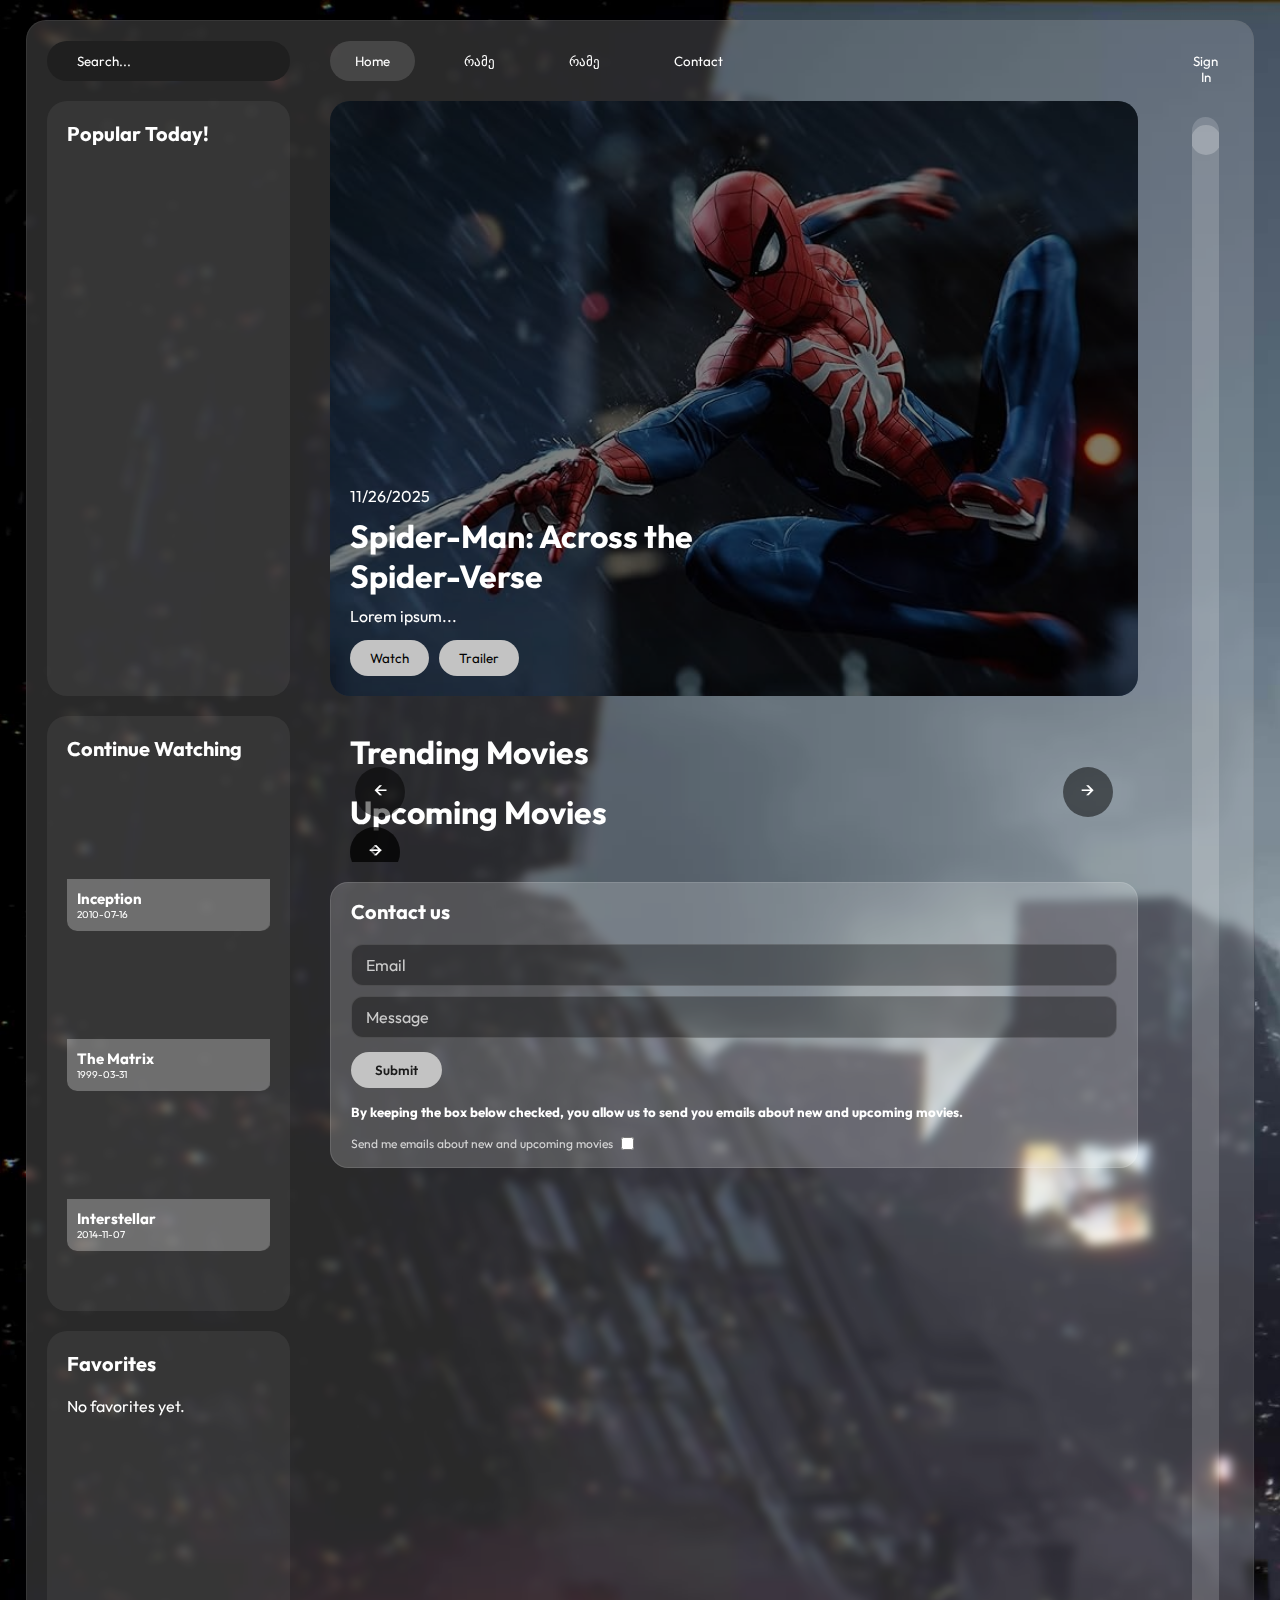
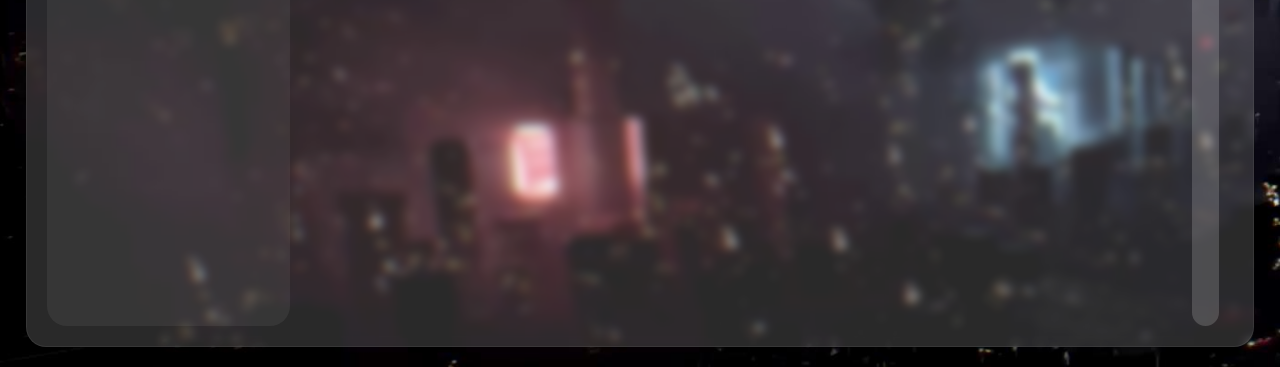
<file: index.html>
<!DOCTYPE html>
<html lang="en">

<head>
    <meta charset="UTF-8" />
    <meta name="viewport" content="width=device-width, initial-scale=1" />
    <title>Home - Cinema</title>

    <!-- Css Imports -->

    <!-- Vendor & base -->
    <link rel="stylesheet" href="sitecss/vendor/google-fonts.css" />
    <link rel="stylesheet" href="sitecss/base/fonts.css" />

    <!-- Layout -->
    <link rel="stylesheet" href="sitecss/layout/home-layout.css" />
    <link rel="stylesheet" href="sitecss/layout/content-layout.css" />

    <!-- Components -->
    <link rel="stylesheet" href="sitecss/components/header.css" />
    <link rel="stylesheet" href="sitecss/components/login-card.css" />
    <link rel="stylesheet" href="sitecss/components/right-navbar.css" />
    <link rel="stylesheet" href="sitecss/components/catalogue.css" />
    <link rel="stylesheet" href="sitecss/components/search-bar.css" />
    <link rel="stylesheet" href="sitecss/components/contact-form.css" />

    <!-- Google Icon Imports -->

    <link rel="stylesheet"
        href="https://fonts.googleapis.com/css2?family=Material+Symbols+Outlined:opsz,wght,FILL,GRAD@20..48,100..700,0..1,-50..200&icon_names=face_6" />

    <!-- Javascript Imports-->
    <script defer src="sitejs/api.js"></script>
    <script defer src="home.js"></script>
    <script defer src="sitejs/savedmovies.js"></script>
    <script defer src="sitejs/trendingmovies.js"></script>
    <script defer src="sitejs/moviescrollbarleft.js"></script>
    <script defer src="sitejs/search.js"></script>
</head>

<body>

    <main id="content">
        <div id="content-div-container">

            <section class="content-div">
                <aside class="content-left">
                    <input class="home-search" type="search" placeholder="Search..." />

                    <div id="scroll-container">
                        <h1>Popular Today!</h1>
                        <div id="content-div-one-scroll"></div>
                    </div>

                    <div id="user-saved">
                        <h1>Continue Watching</h1>
                        <div id="saved-cards"></div>
                    </div>

                    <div id="user-favorites">
                        <h1>Favorites</h1>
                        <div id="favorite-cards"></div>
                    </div>
                </aside>

                <section class="content-middle">
                    <header class="home-header">
                        <nav class="header-buttons">
                            <button class="header-button">Home</button>
                            <button class="header-button">რამე</button>
                            <button class="header-button">რამე</button>
                            <button class="header-button" id="contact-button">Contact</button>
                        </nav>
                    </header>

                    <article id="content-div-one-content">
                        <img id="hero-image" src="imgs/spiderman.jpg" alt="Spider-Man Poster" />
                        <div id="content-img-overlay">
                            <div class="overlay-bottom">
                                <div class="overlay-text">
                                    <span id="hero-date">11/26/2025</span>
                                    <h1 id="hero-title">Spider-Man: Across the Spider-Verse</h1>
                                    <p id="hero-description">Lorem ipsum...</p>
                                </div>
                            </div>
                            <div id="overlay-text-buttons">
                                <button id="hero-watch-button">Watch</button>
                                <button id="hero-trailer-button">Trailer</button>
                            </div>
                        </div>
                    </article>
                    <div class="diff-movies-container">
                        <div class="trending-movies">
                            <h1>Trending Movies</h1>
                            <div class="scroll-wrapper">
                                <button id="scroll-left" class="scroll-button">&#8592;</button>

                                <div class="trending-cards-wrapper">
                                    <div id="trending-cards" class="trending-cards"></div>
                                </div>

                                <button id="scroll-right" class="scroll-button">&#8594;</button>
                            </div>
                        </div>

                        <div class="trending-movies">
                            <h1>Upcoming Movies</h1>
                            <div class="scroll-wrapper">
                                <button id="scroll-left-upcoming" class="scroll-button">&#8592;</button>

                                <div class="trending-cards-wrapper">
                                    <div id="upcoming-cards" class="trending-cards"></div>
                                </div>

                                <button id="scroll-right-upcoming" class="scroll-button">&#8594;</button>
                            </div>
                        </div>
                    </div>

                    <section class="contact-section" id="contact-section">
                        <div class="contact-form">
                            <h1>Contact us</h1>
                            <form action="">
                                <input type="email" placeholder="Email">
                                <input type="text" placeholder="Message">
                                <button type="submit">Submit</button>
                            </form>
                            <h5>By keeping the box below checked, you allow us to send you emails about new and upcoming movies.</h5>
                            <div class="contact-consent">
                                <label for="email-checkbox">Send me emails about new and upcoming movies</label>
                                <input type="checkbox" id="email-checkbox">
                            </div>
                        </div>
                    </section>
                </section>
                <aside class="content-right">
                    <button class="open-login" id="open-login">Sign In</button>
                    <div class="right-navbar">
                        <div class="scroll-indicator" aria-hidden="true"></div>
                    </div>
                </aside>
            </section>
        </div>
    </main>

    <!-- Login Overlay -->
    <div id="login-overlay" role="dialog" aria-modal="true" aria-hidden="true" tabindex="-1">
        <div id="login-popup">
            <div class="login-background">

                <div class="login-block">
                    <div class="login-inner-block">
                        <div class="content">
                            <button id="close-login" aria-label="Close login form">&times;</button>

                            <div class="login-card-design">
                                <div class="login-left-side">
                                    <div class="login-left-text">
                                        <h1>CREATE YOUR ACCOUNT</h1>
                                        <p>
                                            Lorem ipsum dolor sit, amet consectetur adipisicing elit. Nihil eos
                                            perspiciatis animi? Sint quas quod veniam. Animi blanditiis expedita
                                            placeat!
                                        </p>
                                    </div>
                                </div>

                                <form class="login-right-side" novalidate>
                                    <div class="submit-form">

                                        <div class="login-email">
                                            <label for="loginEmail">Email</label>
                                            <input type="email" placeholder="Enter Your Email" id="loginEmail" required
                                                autocomplete="email" />
                                        </div>

                                        <div class="login-password">
                                            <label for="loginPassword">Password</label>
                                            <input type="password" placeholder="Enter Your Password" id="loginPassword"
                                                required autocomplete="current-password" />
                                        </div>

                                        <div class="form-buttons">
                                            <button type="submit" class="form-button" id="login-button">
                                                Log In
                                            </button>

                                            <div class="login-divider">
                                                <hr /> Or
                                                <hr />
                                            </div>

                                            <button type="button" class="form-button" id="register-button">
                                                Register
                                            </button>
                                        </div>
                                    </div>
                                </form>

                                <div class="sharp-background"></div>
                            </div>
                        </div>
                    </div>
                </div>

            </div>
        </div>
    </div>

    <!-- Fullscreen Search Results Panel -->
    <div id="search-panel" class="search-panel" hidden>
            <input type="search" class="panel-search" placeholder="Search">
            <div class="panel-movies">
                <div class="panel-card"></div>
            </div>
    </div>
</body>

</html>
</file>
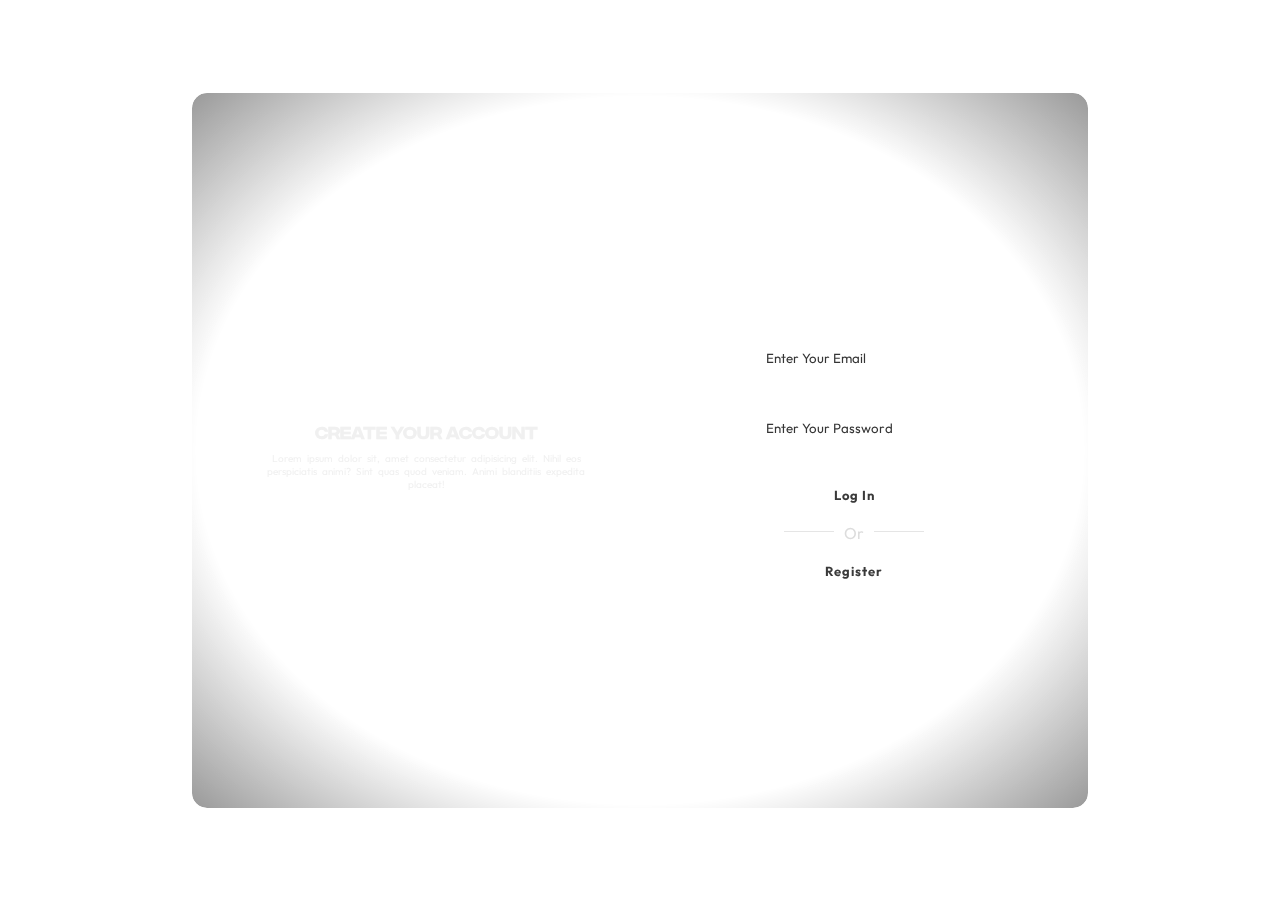
<file: login.html>
<!DOCTYPE html>
<html lang="en">

<head>
    <meta charset="UTF-8">
    <meta name="viewport" content="width=device-width, initial-scale=1.0">
    <title>Login Page</title>
    <link rel="stylesheet" href="login.css">
</head>

<body>
    <div class="login-background">
        <div class="login-blurred-block"></div>
        <div class="login-block">
            <div class="login-inner-block">
                <div class="content">
                    <div class="login-card-design">
                        <div class="login-left-side">
                            <div class="login-left-text">
                                <h1> CREATE YOUR ACCOUNT </h1>
                                <p> Lorem ipsum dolor sit, amet consectetur adipisicing elit. Nihil eos perspiciatis
                                    animi?
                                    Sint quas quod veniam. Animi blanditiis expedita placeat!</p>
                            </div>
                        </div>
                        <form class="login-right-side">
                            <div class="submit-form">
                                <div class="login-email">
                                    <label for="loginEmail">Email</label>
                                    <input type="email" placeholder="Enter Your Email" id="loginEmail">
                                </div>
                                <div class="login-password">
                                    <label for="loginPassword">Password</label>
                                    <input type="password" placeholder="Enter Your Password" id="loginPassword">
                                </div>
                                <div class="form-buttons">
                                    <button class="form-button">Log In</button>
                                    <div class="login-divider">
                                        <hr> Or
                                        <hr>
                                    </div>
                                    <button class="form-button">Register</button>
                                </div>
                            </div>
                        </form>
                        <div class="sharp-background"></div>
                    </div>
                </div>
            </div>
        </div>
    </div>
</body>

</html>
</file>
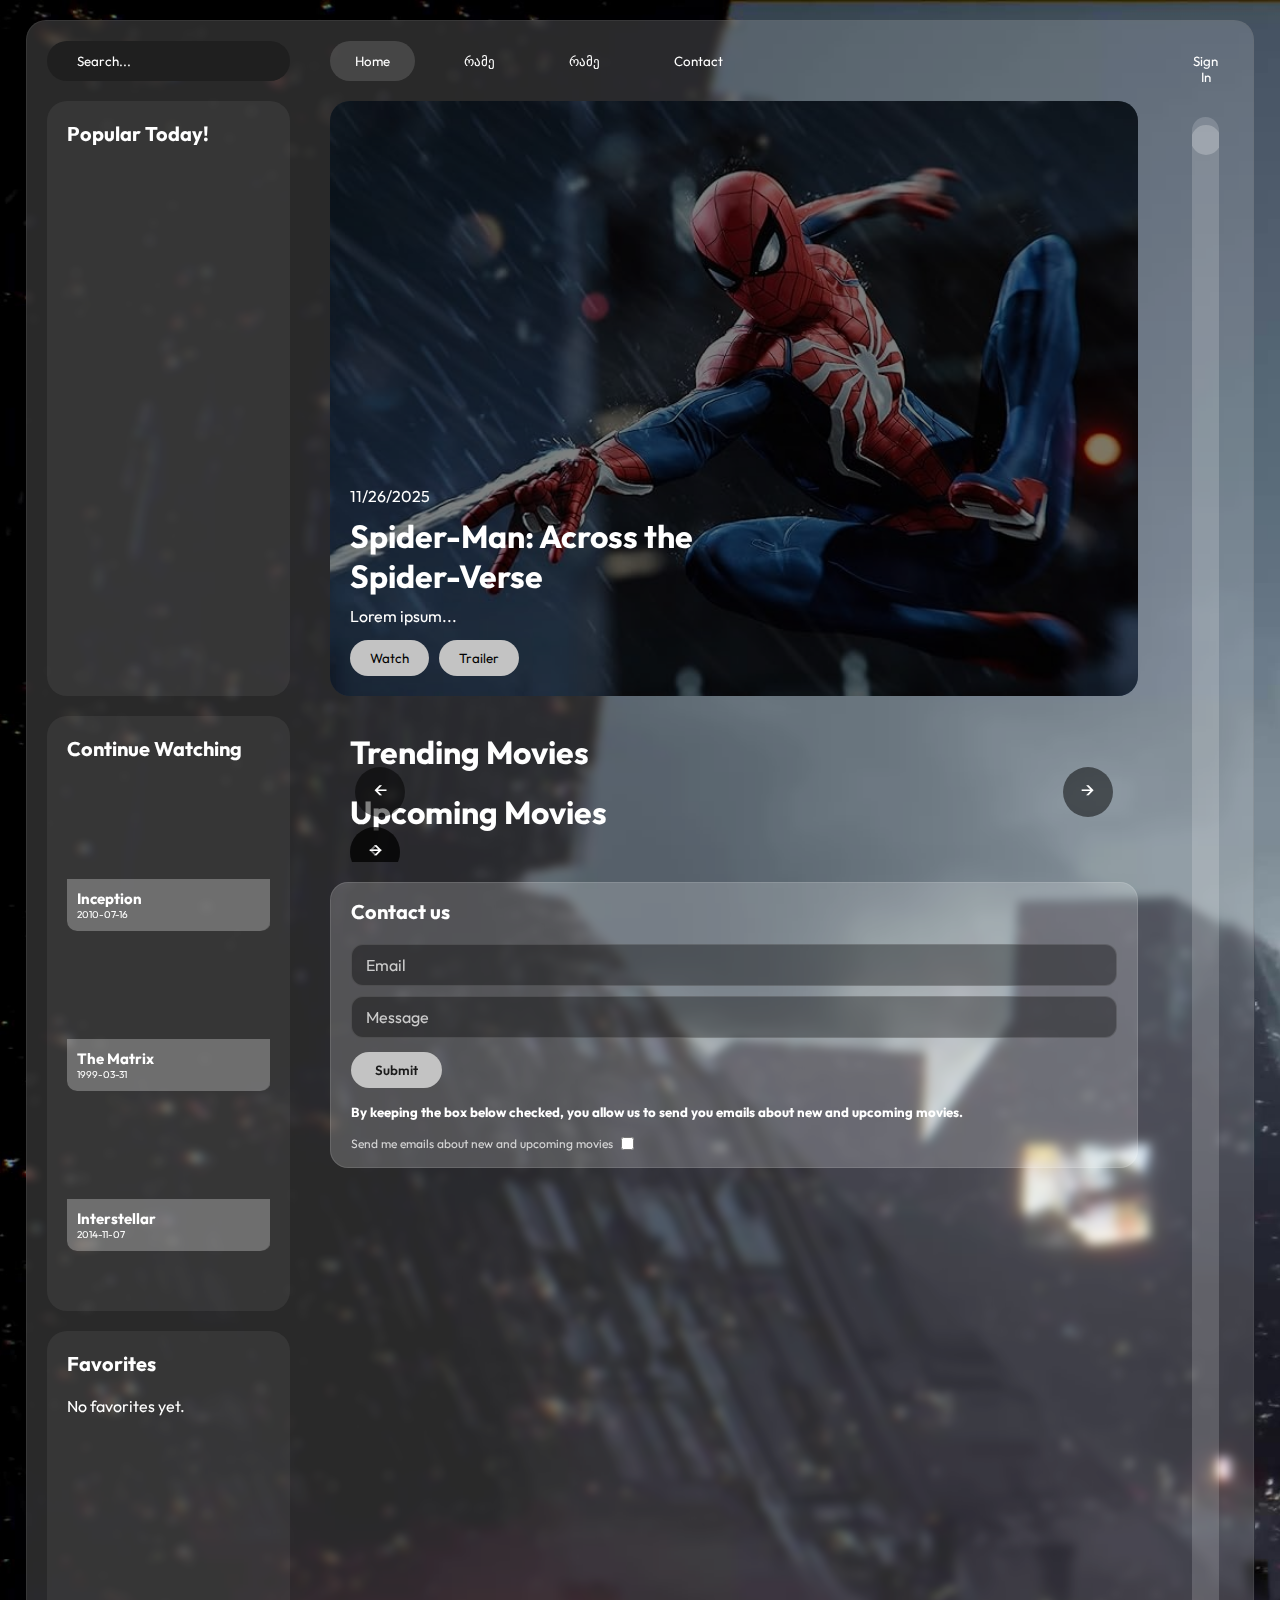
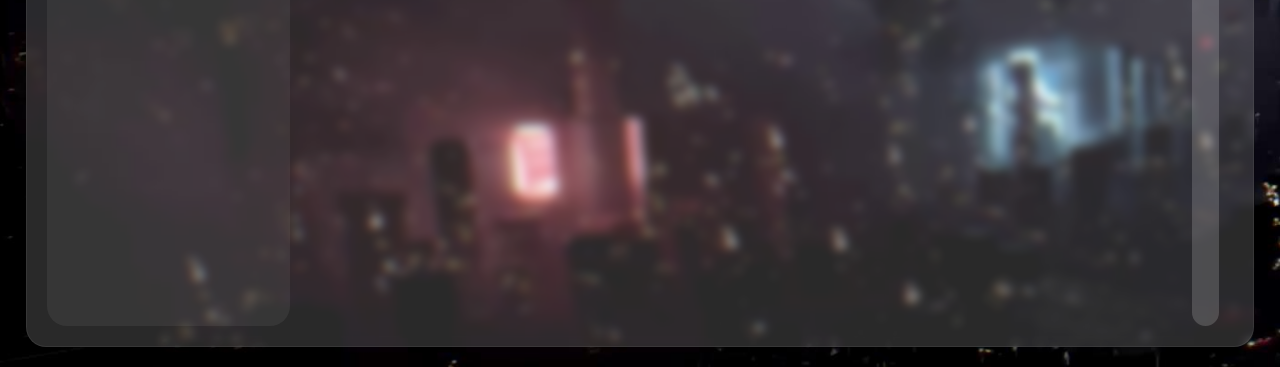
<file: movie.html>
<!DOCTYPE html>
<html lang="en">

<head>
    <meta charset="UTF-8">
    <meta name="viewport" content="width=device-width, initial-scale=1.0">
    <title>Movie</title>

    <!-- Css Imports -->
    <link rel="stylesheet" href="sitecss/vendor/google-fonts.css" />
    <link rel="stylesheet" href="sitecss/base/fonts.css" />
    <link rel="stylesheet" href="sitecss/components/header.css">
    <link rel="stylesheet" href="sitecss/components/login-card.css" />
    <link rel="stylesheet" href="sitecss/components/right-navbar.css" />
    <link rel="stylesheet" href="sitecss/components/movie-page.css" />
    <link rel="stylesheet"
        href="https://fonts.googleapis.com/css2?family=Material+Symbols+Outlined:opsz,wght,FILL,GRAD@20..48,100..700,0..1,-50..200" />
    <!-- Javascript Imports-->
    <script defer src="sitejs/api.js"></script>
    <script defer src="home.js"></script>
    <script defer src="sitejs/movie.js"></script>
</head>

<body>
    <div class="movie-blur-layer">
        <div class="page-card">
            <header class="movie-header">
                <nav class="header-buttons">
                    <button class="header-button" onclick="window.location.href='index.html'">Home</button>
                </nav>
                <aside class="content-right">
                    <span class="material-symbols-outlined">share</span>
                    <span class="material-symbols-outlined">bookmark</span>
                    <button class="open-login" id="open-login">
                        <span class="material-symbols-outlined">person</span>
                    </button>
                    <div class="right-navbar">
                        <div class="scroll-indicator" aria-hidden="true"></div>
                    </div>
                </aside>
                <div id="login-overlay" role="dialog" aria-modal="true" aria-hidden="true" tabindex="-1">
                    <div id="login-popup">
                        <div class="login-background">
                            <div class="login-block">
                                <div class="login-inner-block">
                                    <div class="content">
                                        <button id="close-login" aria-label="Close login form">&times;</button>
                                        <div class="login-card-design">
                                            <div class="login-left-side">
                                                <div class="login-left-text">
                                                    <h1>CREATE YOUR ACCOUNT</h1>
                                                    <p>Lorem ipsum, dolor sit amet consectetur adipisicing elit. Quidem,
                                                        voluptates cum praesentium similique laudantium voluptate amet
                                                        numquam ipsum ab corrupti? Nemo dolor esse minima! Illum
                                                        asperiores consequatur vel omnis quisquam!</p>
                                                </div>
                                            </div>
                                            <form class="login-right-side" novalidate>
                                                <div class="submit-form">
                                                    <div class="login-email">
                                                        <label for="loginEmail">Email</label>
                                                        <input type="email" placeholder="Enter Your Email"
                                                            id="loginEmail" required autocomplete="email" />
                                                    </div>
                                                    <div class="login-password">
                                                        <label for="loginPassword">Password</label>
                                                        <input type="password" placeholder="Enter Your Password"
                                                            id="loginPassword" required
                                                            autocomplete="current-password" />
                                                    </div>
                                                    <div class="form-buttons">
                                                        <button type="submit" class="form-button" id="login-button">Log
                                                            In</button>
                                                        <div class="login-divider">
                                                            <hr /> Or
                                                            <hr />
                                                        </div>
                                                        <button type="button" class="form-button"
                                                            id="register-button">Register</button>
                                                    </div>
                                                </div>
                                            </form>
                                            <div class="sharp-background"></div>
                                        </div>
                                    </div>
                                </div>
                            </div>
                        </div>
                    </div>
                </div>
            </header>

            <div class="movie-content">
                <div class="movie-content-left">
                    <h1 id="movie-title">Title</h1>
                    <div class="movie-info">
                        <div class="movie-rating">
                            <span class="material-symbols-outlined"
                                style="color: gold; font-variation-settings: 'FILL' 1;">star</span>
                            <span id="movie-rating">0.0 | 10</span>
                        </div>
                        <span id="movie-duration">12h 12m</span>
                        <span>•</span>
                        <span id="movie-genre">Genre</span>
                        <span>•</span>
                        <span id="movie-release-date">2026</span>
                    </div>
                    <div class="movie-description" id="movie-overview">
                        Lorem ipsum dolor sit amet, consectetur adipisicing elit. Odio est, enim perspiciatis nesciunt
                        ab adipisci impedit officiis, earum ipsa voluptate numquam tenetur quam hic laborum.
                    </div>
                    <div class="movie-button-container">
                        <button class="movie-button">
                            <span class="material-symbols-outlined"
                                style="font-variation-settings: 'FILL' 1;">play_arrow</span>
                            Watch
                        </button>
                        <button class="movie-button">Trailer</button>
                    </div>
                </div>
                <div class="movie-content-right">
                    <div class="movie-posters-section">
                        <h2>Posters</h2>
                        <div class="movie-posters-grid" id="movie-posters">
                            <img class="movie-poster-thumb" src="https://placehold.co/120x70" />
                            <img class="movie-poster-thumb" src="https://placehold.co/120x70" />
                            <img class="movie-poster-thumb" src="https://placehold.co/120x70" />
                            <img class="movie-poster-thumb" src="https://placehold.co/120x70" />
                        </div>
                    </div>
                    <div class="movie-actors-section">
                        <h2>Actors</h2>
                        <div class="movie-actors-row" id="movie-actors">
                            <div class="actor-card">
                                <img src="https://placehold.co/55x55" />
                                <span>Actor</span>
                            </div>
                            <div class="actor-card">
                                <img src="https://placehold.co/55x55" />
                                <span>Actor</span>
                            </div>
                            <div class="actor-card">
                                <img src="https://placehold.co/55x55" />
                                <span>Actor</span>
                            </div>
                            <div class="actor-card">
                                <img src="https://placehold.co/55x55" />
                                <span>Actor</span>
                            </div>
                        </div>
                    </div>
                </div>
            </div>
        </div>
    </div>
</body>

</html>
</file>
<file: sitecss/vendor/google-fonts.css>
/* Vendor: Google Material Symbols font */
.material-symbols-outlined {
  font-variation-settings:
  'FILL' 0,
  'wght' 400,
  'GRAD' 0,
  'opsz' 24
}
</file>
<file: sitecss/base/fonts.css>
/* Base: custom Integral font faces */

/* Integral Font */

@font-face {
    font-family: 'Integral';
    src: url(/fonts/Integral/Fontspring-DEMO-integralcf-regular.otf);
}

@font-face {
    font-family: 'IntegralOblique';
    src: url(/fonts/Integral/Fontspring-DEMO-integralcf-regularoblique.otf);
}

@font-face {
    font-family: 'IntegralBold';
    src: url(/fonts/Integral/Fontspring-DEMO-integralcf-bold.otf);
}

@font-face {
    font-family: 'IntegralBoldOblique';
    src: url(/fonts/Integral/Fontspring-DEMO-integralcf-boldoblique.otf);
}


@font-face {
    font-family: 'IntegralHeavy';
    src: url(/fonts/Integral/Fontspring-DEMO-integralcf-heavy.otf);
}

@font-face {
    font-family: 'IntegralHeavyOblique';
    src: url(/fonts/Integral/Fontspring-DEMO-integralcf-heavyoblique.otf);
}

@font-face {
    font-family: 'IntegralMedium';
    src: url(/fonts/Integral/Fontspring-DEMO-integralcf-medium.otf);
}

@font-face {
    font-family: 'IntegralMediumOblique';
    src: url(/fonts/Integral/Fontspring-DEMO-integralcf-mediumoblique.otf);
}

@font-face {
    font-family: 'IntegralExtrabold';
    src: url(/fonts/Integral/Fontspring-DEMO-integralcf-extrabold.otf);
}

@font-face{
    font-family: 'IntegralExtraBoldOblique';
    src: url(/fonts/Integral/Fontspring-DEMO-integralcf-extraboldoblique.otf);
}
</file>
<file: sitecss/layout/home-layout.css>
/* Layout: global page frame and primary columns (left/middle/right) */

@import url('https://fonts.googleapis.com/css2?family=Outfit:wght@100..900&display=swap');


/*Site Frame*/

html{
    scrollbar-width: none; /* Firefox */
    -ms-overflow-style: none; /* IE and Edge */
    overflow-y: scroll;
    scroll-behavior: smooth;
}

html::-webkit-scrollbar {
    width: 0px;
    height: 0px;
}


* {
    padding: 0;
    margin: 0;
    box-sizing: border-box;
    font-family: "Outfit", sans-serif;
}


body {
    padding: 20px;
    background-image: url("../../imgs/test-bg.jpg");
    background-repeat: no-repeat;
    background-size: cover;
}

#content {
    color: white;
    display: flex;
    flex-direction: column;
    width: min(96vw, 2000px);
    margin: 0 auto;
    height: 100%;
    border-radius: 20px;
    background: rgba(255, 255, 255, 0.16);
    backdrop-filter: blur(5px);
    border: 1px solid rgba(108, 108, 108, 0.21);
}

.content-left {
    padding: 20px;
    border-radius: 20px;
    width: 24%;
    display: flex;
    flex-direction: column;
    gap: 20px;
}

.content-middle {
    width: 72%;
    padding: 20px;
    border-radius: 20px;
    display: flex;
    flex-direction: column;
    gap: 20px;
}

.content-right{
    padding: 20px;
    width: 8%;
    border-radius: 20px;
    display: flex;
    flex-direction: column;
    align-items: center;
    gap: 20px;
}
</file>
<file: sitecss/layout/content-layout.css>
/* Layout: main content containers, left scroll list, saved/favorites and hero area */

#content-div-container {
    gap: 20px;
    display: flex;
    justify-content: center;
    align-items: center;
    flex-direction: column;
    width: 100%;
    border-radius: 20px;
    overflow: hidden;
}

.content-div {
    display: flex;
    flex-direction: row;
    justify-content: space-between;
    width: 100%;
    border-radius: 20px;
    overflow: hidden;
}

/* scroll container */

#scroll-container {
    border-radius: 20px;
    background-color: rgba(255, 255, 255, 0.062);
    height: 595px;
    padding: 20px;
    overflow: hidden;
}

#scroll-container h1 {
    font-size: 20px;
    margin-bottom: 20px;
}

#content-div-one-scroll {
    height: 100%;
    overflow-y: auto;
    display: flex;
    flex-direction: column;
    gap: 10px;
    box-sizing: border-box;
    width: 100%;
    scroll-behavior: smooth;
    -webkit-overflow-scrolling: touch;
    scroll-snap-type: y mandatory;
}

.scroll-item {
    position: relative;
    width: 100%;
    height: 150px;
    border-radius: 10px;
    background-size: cover;
    background-position: center;
    background-repeat: no-repeat;
    flex-shrink: 0;
    overflow: hidden;
    scroll-snap-align: start;
    transition: transform 0.3s ease;
}

.scroll-item:hover {
    transform: scale(1.02);
}

.scroll-overlay {
    font-size: 10px;
    position: absolute;
    bottom: 0;
    left: 0;
    width: 100%;
    background: rgba(255, 255, 255, 0.085);
    backdrop-filter: blur(10px);
    border-radius: 0 0 10px 10px;
    color: white;
    padding: 10px;
}

#content-div-one-scroll::-webkit-scrollbar {
    display: none;
}

/* saved movies by the user */

#user-saved,
#user-favorites {
    border-radius: 20px;
    background-color: rgba(255, 255, 255, 0.062);
    height: 595px;
    padding: 20px;
    overflow: hidden;
}

#user-saved h1,
#user-favorites h1 {
    font-size: 20px;
    margin-bottom: 20px;
}

#saved-cards,
#favorite-cards {
    height: 100%;
    overflow-y: auto;
    display: flex;
    flex-direction: column;
    gap: 10px;
    box-sizing: border-box;
    width: 100%;
    scroll-behavior: smooth;
    -webkit-overflow-scrolling: touch;
    scroll-snap-type: y mandatory;
}

.saved-card {
    position: relative;
    width: 100%;
    height: 150px;
    border-radius: 10px;
    background-size: cover;
    background-position: center;
    background-repeat: no-repeat;
    flex-shrink: 0;
    overflow: hidden;
    scroll-snap-align: start;
    transition: transform 0.3s ease;
}

.saved-card:hover {
    transform: scale(1.02);
}

.saved-overlay {
    font-size: 10px;
    position: absolute;
    bottom: 0;
    left: 0;
    width: 100%;
    background: rgba(255, 255, 255, 0.085);
    backdrop-filter: blur(10px);
    border-radius: 0 0 10px 10px;
    color: white;
    padding: 10px;
}

#saved-cards::-webkit-scrollbar,
#favorite-cards::-webkit-scrollbar {
    display: none;
}


/* content of first container */

#content-div-one-content {
    position: relative;
    overflow: hidden;
    border-radius: 20px;
    width: 100%;
    height: 595px;
}

/* Static base image */
#hero-image {
    width: 100%;
    height: 100%;
    object-fit: cover;
    display: block;
}

/* Static dark overlay + text, always sitting on base image */
#content-img-overlay {
    position: absolute;
    top: 0; left: 0;
    width: 100%; height: 100%;
    background: rgba(0, 0, 0, 0.5);
    color: white;
    display: flex;
    align-items: flex-end;
    padding: 20px;
    box-sizing: border-box;
}

/* The incoming slide — entire thing moves as one unit */
.hero-slide {
    position: absolute;
    top: 0; left: 0;
    width: 100%; height: 100%;
    transform: translateX(100%);
    transition: transform 0.5s ease;
}

.hero-slide img {
    width: 100%;
    height: 100%;
    object-fit: cover;
    display: block;
}

/* Dark overlay + text inside the slide — mirrors #content-img-overlay exactly */
.hero-slide-overlay-content {
    position: absolute;
    top: 0; left: 0;
    width: 100%; height: 100%;
    background: rgba(0, 0, 0, 0.5);
    color: white;
    display: flex;
    align-items: flex-end;
    padding: 20px;
    box-sizing: border-box;
}

/* Shared by both static and slide overlays */
.overlay-bottom {
    display: flex;
    flex-direction: column;
    gap: 10px;
    width: 50%;
    position: absolute;
    bottom: 70px; /* sits above the buttons — adjust this value to taste */
    left: 20px;
}

.overlay-text {
    display: flex;
    flex-direction: column;
    gap: 10px;
    z-index: 10;
}


#overlay-text-buttons {
    position: absolute;
    bottom: 20px;
    left: 20px;
    display: flex;
    flex-direction: row;
    gap: 10px;
    z-index: 10; /* always on top of everything */
}

.overlay-text-buttons button,
#overlay-text-buttons button {
    background-color: rgb(195, 195, 195);
    padding: 10px 20px;
    border: none;
    border-radius: 20px;
    cursor: pointer;
}

.overlay-text-buttons button:hover,
#overlay-text-buttons button:hover {
    background-color: white;
}
</file>
<file: sitecss/components/header.css>
/* Component: site header and nav buttons */

.home-header {
    display: flex;
    justify-content: space-between;
    align-items: center;
    width: 100%;
    gap: 24px;
    position: sticky;
    top: 0;
    z-index: 10;
    border-radius: 20px;
}

.header-search {
    flex: 1;
}

.header-search .home-search {
    width: 100%;
}

.header-buttons {
    display: flex;
    align-items: center;
    justify-content: center;
    gap: 24px; /* consistent spacing between nav items */
}

.header-actions {
    display: flex;
    align-items: center;
    justify-content: flex-end;
}

.header-button {
    background: rgba(255, 255, 255, 0);
    padding: 12px 25px;
    color: white;
    border-radius: 20px;
    border: none;
    cursor: pointer;
}

.header-button:hover,
.header-button.active {
    background-color: rgba(139, 139, 139, 0.3);
    transition: 0.3s;
}
</file>
<file: sitecss/components/login-card.css>
/* Component: login overlay and card */

/* Log In Card CSS */

#login-overlay {
    position: fixed;
    top: 0; left: 0;
    width: 100%; height: 100%;
    background: rgba(0, 0, 0, 0.4);
    display: none;
    justify-content: center;
    align-items: center;
    z-index: 9999;
}

#login-popup {
    border-radius: 10px;
    max-width: 800px;
    width: 100%;
    height: 100%;
    position: relative;
}

#close-login {
    position: absolute;
    top: 0; right: 10px;
    font-size: 28px;
    color: white;
    cursor: pointer;
    background-color: transparent;
    border: none;
}

.login-background {
    width: 100%;
    height: 100%;
    position: relative;
}

.login-block {
    position: absolute;
    inset: 0;
    display: flex;
    justify-content: center;
    align-items: center;
    pointer-events: none;
}

.login-inner-block {
    background: rgba(99, 99, 99, 0.1);
    backdrop-filter: blur(10px);
    border-radius: 16px;
    width: 70vw;
    height: 75vh;
    display: flex;
    justify-content: center;
    align-items: center;
    pointer-events: auto;
}

.content {
    width: 100%;
    height: 100%;
    border-radius: 15px;
    overflow: hidden;
    position: relative;
    padding: 20px;
}

.content::before {
    content: "";
    position: absolute;
    inset: 0;
    pointer-events: none;
    border-radius: 15px;
    background: radial-gradient(ellipse at center, rgba(0, 0, 0, 0) 70%, rgba(0, 0, 0, 0.4) 100%);
    z-index: 1;
}

.sharp-background {
    position: absolute;
    top: 50%; left: 50%;
    width: 100vw;
    height: 100vh;
    transform: translate(-50%, -50%);
    filter: brightness(0.95);
    z-index: -1;
}

.login-card-design {
    width: 100%;
    height: 100%;
    display: flex;
    flex-direction: column;
}

.login-left-side {
    width: 100%;
    height: 40%;
    display: flex;
    justify-content: center;
    align-items: center;
    flex-direction: column;
    color: rgb(240, 240, 240);
    text-align: center;
}

.login-left-side h1 {
    font-size: 17px;
}

.login-left-side p {
    word-spacing: 3px;
    padding: 0 40px;
    font-size: 10px;
}

.submit-form {
    width: 100%;
    padding: 50px 30px;
    border-radius: 15px;
    display: flex;
    justify-content: center;
    align-items: center;
    flex-direction: column;
    gap: 20px;
}

.login-right-side {
    width: 100%;
    height: 100%;
    display: flex;
    align-items: center;
    flex-direction: column;
}

.login-email,
.login-password {
    display: flex;
    flex-direction: column;
    gap: 10px;
    color: white;
    width: 100%;
}

.login-email input,
.login-password input {
    padding: 10px;
    border-radius: 5px;
    border: 1px solid rgba(255, 255, 255, 0.1);
    background-color: #fff;
    font-family: 'Outfit', sans-serif;
}

.login-email input::placeholder,
.login-password input::placeholder {
    color: rgb(53, 53, 53);
}

.login-email input:focus,
.login-password input:focus {
    outline: none;
    box-shadow: none;
}

.form-buttons {
    width: 100%;
    display: flex;
    justify-content: center;
    align-items: center;
    flex-direction: column;
    margin-top: 25px;
}

.form-button {
    border: none;
    padding: 10px;
    width: 100%;
    border-radius: 5px;
    font-family: 'Outfit', sans-serif;
    font-weight: bolder;
    font-size: 13px;
    letter-spacing: 1px;
    color: rgb(58, 58, 58);
    background-color: rgba(255, 255, 255, 0.907);
}

.login-divider {
    padding: 10px;
    display: flex;
    gap: 10px;
    color: rgb(220, 220, 220);
    justify-content: center;
    align-items: center;
}

.login-divider hr {
    width: 50px;
    height: 1px;
    background-color: rgb(229, 229, 229);
    border: none;
}

@media (min-width: 768px) {
    .login-card-design {
        flex-direction: row;
    }

    .login-left-side {
        height: 100%;
        justify-content: flex-start;
        margin-top: 90px;
    }

    .login-left-text {
        width: 70%;
    }

    .login-left-side h1 {
        font-size: 30px;
        text-align: left;
    }

    .login-left-side p {
        font-size: 16px;
        text-align: left;
        padding: 0;
    }

    .submit-form {
        width: 70%;
        backdrop-filter: blur(20px);
    }

    .login-right-side {
        justify-content: center;
    }
}
</file>
<file: sitecss/components/right-navbar.css>
/* Component: right navbar, login button, and scroll indicator */

.open-login {
    background: rgba(255, 255, 255, 0);
    padding: 12px;
    color: white;
    border-radius: 20px;
    border: none;
    display: flex;
    justify-content: center;
    align-items: center;
}

.open-login:hover {
    background-color: rgba(139, 139, 139, 0.3);
    transition: 0.3s;
}

.open-login.logged-in {
    background: rgba(255, 255, 255, 0.167);
    width: 60px;
    height: 60px;
    border-radius: 50%;
    padding: 0;
    display: flex;
    justify-content: center;
    align-items: center;
    transition: background-color 0.3s;
}

.open-login.logged-in:hover {
    background: rgba(255, 255, 255, 0.25);
}

.open-login.logged-in span.material-symbols-outlined {
    color: rgba(200, 200, 200, 1);
}

/*Dropdown Menu*/

@keyframes dropdownAppear {
  0% {
    opacity: 0;
    transform: scale(0.8) translate(20px, -10px);
  }
  100% {
    opacity: 1;
    transform: scale(1) translate(0, 0);
  }
}

.dropdown-menu {
  position: absolute;
  background: rgba(255, 255, 255, 0.144);
  backdrop-filter: blur(1px);
  border-radius: 8px;
  box-shadow: 0 4px 8px rgba(0,0,0,0.15);
  padding: 8px 0;
  margin-top: 60px;
  margin-left: -230px;
  min-width: 200px;
  display: flex;
  flex-direction: column;
  z-index: 1000;
  transform-origin: top right;
  transition: opacity 0.3s, transform 0.3s;
}

.dropdown-menu.show {
  animation: dropdownAppear 0.3s ease forwards;
}

.dropdown-menu[hidden] {
  display: none;
}

.dropdown-menu button {
  background: none;
  border: none;
  padding: 10px 20px;
  text-align: left;
  color: white;
  font-size: 14px;
  cursor: pointer;
  transition: background-color 0.2s;
}

.dropdown-menu button:hover {
  background-color: rgba(0,0,0,0.05);
}

.right-navbar {
    position: relative;
    width: 50%;
    height: 100%;
    background-color: rgba(255, 255, 255, 0.167);
    border-radius: 25px;
    overflow: hidden;
    display: flex;
    flex-direction: column;
}

.scroll-indicator {
    position: absolute;
    left: 50%;
    transform: translateX(-50%);
    width: 30px;
    height: 30px;
    border-radius: 50%;
    background-color: #ffffff3b;
    top: 8px;
}
</file>
<file: sitecss/components/catalogue.css>
/* Component: bottom carousels (trending/upcoming) and cards */

.diff-movies-container {
    width: 100%;
    border-radius: 20px;
    padding: 16px 20px 10px 20px;
    display: flex;
    flex-direction: column;
    overflow: hidden;
    justify-content: flex-start;
}

.trending-card {
    flex: 0 0 20%;
    height: 50%;
    border-radius: 20px;
    background-color: #222;
    position: relative;
    overflow: hidden;
}

.movie-title-overlay {
    position: absolute;
    bottom: 0;
    left: 0;
    width: 100%;
    height: 50px;
    display: flex;
    align-items: center;
    justify-content: center;
    padding: 8px 12px;
    background: rgba(0, 0, 0, 0.6);
    backdrop-filter: blur(5px);
    color: rgb(153, 153, 153);
    font-size: 14px;
    font-weight: 600;
    border-radius: 0 0 20px 20px;
    box-sizing: border-box;
    white-space: nowrap;
    overflow: hidden;
    text-overflow: ellipsis;
}


.scroll-wrapper {
    position: relative;
    display: flex;
    align-items: center;
    margin-top: 20px;
}

.trending-cards-wrapper {
    position: relative;
    border-radius: 20px;
    overflow: hidden;
}

.trending-cards-wrapper::before {
    content: "";
    position: absolute;
    top: 0;
    left: 0;
    width: 100%;
    height: 100%;
    pointer-events: none;
    border-radius: 20px;

    background: linear-gradient(to right,
            #222 0%,
            rgba(34, 34, 34, 0) 15%,
            rgba(34, 34, 34, 0) 85%,
            #222 100%);

    z-index: 5;
}

.trending-cards {
    display: flex;
    gap: 15px;
    scroll-behavior: smooth;
    width: 100%;
    overflow-x: auto;
    scrollbar-width: none;
    -ms-overflow-style: none;
}

.trending-cards::-webkit-scrollbar {
    display: none;
}

.scroll-button {
    position: absolute;
    top: 50%;
    width: 50px;
    height: 50px;
    display: flex;
    justify-content: center;
    transform: translateY(-50%);
    z-index: 10;
    background: rgba(0, 0, 0, 0.5);
    border: none;
    border-radius: 50%;
    padding: 10px;
    color: white;
    font-size: 20px;
    cursor: pointer;
    transition: 0.3s;
}

#scroll-left {
    left: 5px;
}

#scroll-right {
    right: 5px;
}
</file>
<file: sitecss/components/search-bar.css>
/* Component: search inputs and fullscreen search panel */

.home-search {
    background-color: rgb(31, 31, 31);
    border-radius: 20px;
    border: none;
    padding: 12px 30px;
    width: 100%;
    color: white;
}

.home-search::placeholder {
    color: white;
}

.home-search:focus {
    outline: none;
}

.home-search::-webkit-search-cancel-button {
    -webkit-appearance: none;
    appearance: none;
    display: none;
}

.no-scroll {
    position: fixed;
    overflow-y: scroll;
    width: 100%;
}

.search-panel {
    position: fixed;
    left: 50%;
    top: 50%;
    transform: translate(-50%, 100%);
    padding-top: 40px;
    opacity: 0;
    width: 65%;
    max-width: 90vw;
    height: 80%;
    background-color: #c9c9c918;
    background-image: linear-gradient(180deg,
            rgba(200, 200, 200, 0.05) 0%,
            rgba(150, 150, 150, 0.05) 100%);
    -webkit-backdrop-filter: blur(10px);
    backdrop-filter: blur(10px);
    color: white;
    border-radius: 12px;
    box-shadow: 0 8px 24px rgba(0, 0, 0, 0.584);
    transition: transform 0.3s ease-out, opacity 0.2s ease-out;
    z-index: 9999;
    display: flex;
    flex-direction: column;
    align-items: center;
    gap: 70px;
    overflow-y: auto;
    -webkit-overflow-scrolling: touch;
}

.search-panel.active {
    transform: translate(-50%, -50%);
    opacity: 1;
}

.panel-search {
    text-align: center;
    padding: 10px 140px;
    border-radius: 20px;
    background-color: #ffffff12;
    border: none;
    -webkit-backdrop-filter: blur(10px);
    backdrop-filter: blur(10px);
    color: white;
}

.panel-search::placeholder {
    color: white;
}

.panel-search:focus {
    outline: none;
}

.panel-search::-webkit-search-cancel-button {
    -webkit-appearance: none;
    appearance: none;
    display: none;
}

.panel-movies {
    width: 90%;
    display: grid;
    grid-template-columns: repeat(auto-fill, minmax(200px, 1fr));
    gap: 20px;
    overflow-y: auto;
    max-height: calc(80vh - 100px);
    padding-bottom: 20px;
    scrollbar-width: none;
    -ms-overflow-style: none;
    scroll-behavior: smooth;
}

.panel-movies::-webkit-scrollbar {
    display: none;
}

.panel-card {
    position: relative;
    width: 200px;
    height: 300px;
    border-radius: 20px;
    overflow: hidden;
}

.panel-card img {
    width: 100%;
    height: 100%;
    object-fit: cover;
}

.panel-card .title-overlay {
    position: absolute;
    bottom: 0;
    width: 100%;
    padding: 20px 10px 10px 10px;
    background: linear-gradient(to top, rgba(0, 0, 0, 0.8), transparent);
    color: white;
    font-size: 1rem;
    text-shadow: 0 2px 4px rgba(0,0,0,0.7);
    display: flex;
    align-items: flex-end;
    justify-content: center;
    height: 70px;
}
</file>
<file: sitecss/components/contact-form.css>
.contact-form {
    display: flex;
    flex-direction: column;
    gap: 16px;
    width: 100%;
    background: rgba(255, 255, 255, 0.04);
    border-radius: 18px;
    padding: 16px 20px;
    box-sizing: border-box;
    border: 1px solid rgba(255, 255, 255, 0.12);
    backdrop-filter: blur(10px);
    color: white;
}

.contact-form h1 {
    font-size: 20px;
    margin-bottom: 4px;
}

.contact-form form {
    display: flex;
    flex-direction: column;
    gap: 10px;
}

.contact-form input[type="email"],
.contact-form input[type="text"] {
    width: 100%;
    padding: 10px 14px;
    border-radius: 12px;
    border: 1px solid rgba(255, 255, 255, 0.12);
    background-color: rgba(0, 0, 0, 0.35);
    color: white;
    font: inherit;
}

.contact-form input[type="email"]::placeholder,
.contact-form input[type="text"]::placeholder {
    color: rgba(230, 230, 230, 0.85);
}

.contact-form input[type="email"]:focus,
.contact-form input[type="text"]:focus {
    outline: none;
    border-color: rgba(255, 255, 255, 0.6);
}

.contact-form button[type="submit"] {
    margin-top: 4px;
    align-self: flex-start;
    padding: 10px 24px;
    border-radius: 20px;
    border: none;
    background-color: rgb(195, 195, 195);
    color: #1b1b1b;
    font-weight: 600;
    cursor: pointer;
    transition: background-color 0.2s ease, transform 0.1s ease;
}

.contact-form button[type="submit"]:hover {
    background-color: white;
    transform: translateY(-1px);
}

.contact-form p {
    font-size: 12px;
    line-height: 1.5;
    color: rgba(230, 230, 230, 0.9);
}

.contact-consent {
    display: flex;
    align-items: center;
    gap: 8px;
    font-size: 12px;
    color: rgba(230, 230, 230, 0.9);
}

.contact-consent input[type="checkbox"] {
    accent-color: rgb(195, 195, 195);
}
</file>
<file: login.css>
@import url(fonts.css);
@import url('https://fonts.googleapis.com/css2?family=Outfit:wght@100..900&display=swap');

body {
    margin: 0;
    padding: 0;
    overflow: hidden;
}

.login-background {
    background-image: url(https://4kwallpapers.com/images/walls/thumbs_3t/22458.jpg);
    background-size: cover;
    background-position: center;
    background-repeat: no-repeat;
    width: 100vw;
    height: 100vh;
    position: relative;
}

.login-blurred-block {
    position: absolute;
    top: 0;
    left: 0;
    width: 100%;
    height: 100%;
    backdrop-filter: blur(15px);
    -webkit-backdrop-filter: blur(15px);
    z-index: 1;
}

.login-block {
    position: absolute;
    top: 50%;
    left: 50%;
    transform: translate(-50%, -50%);
    z-index: 2;
    display: flex;
    justify-content: center;
    align-items: center;
    width: 100%;
    height: 100%;
    pointer-events: none;
}

.login-inner-block {
    background: rgba(255, 255, 255, 0.1);
    backdrop-filter: blur(10px);
    -webkit-backdrop-filter: blur(10px);
    border: 1px solid rgba(255, 255, 255, 0.2);
    border-radius: 16px;
    width: 70vw;
    height: 75vh;
    display: flex;
    justify-content: center;
    align-items: center;
    overflow: visible;
    pointer-events: auto;
}

.content {
    background-color: transparent;
    width: 100%;
    height: 100%;
    border-radius: 15px;
    overflow: hidden;
    position: relative;
    padding: 20px;
}

.content::before {
    content: "";
    position: absolute;
    top: 0;
    left: 0;
    width: 100%;
    height: 100%;
    pointer-events: none;
    border-radius: 15px;
    background: radial-gradient(ellipse at center,
            rgba(0, 0, 0, 0) 70%,
            rgba(0, 0, 0, 0.4) 100%);
    z-index: 1;
}

.sharp-background {
    position: absolute;
    top: 50%;
    left: 50%;
    width: 100vw;
    height: 100vh;
    background-image: url(https://4kwallpapers.com/images/walls/thumbs_3t/22458.jpg);
    background-size: cover;
    background-position: center;
    background-repeat: no-repeat;
    transform: translate(-50%, -50%);
    filter: brightness(0.95);
    z-index: -1;
}

.login-card-design {
    width: 100%;
    height: 100%;
    display: flex;
    flex-direction: column;
}


.login-left-side {
    width: 100%;
    height: 40%;
    display: flex;
    justify-content: center;
    align-items: center;
    flex-direction: column;
    font-family: "Outfit", sans-serif;
    color: rgb(240, 240, 240);
    text-align: center;
}

.login-left-side h1 {
    font-family: Integral;
    font-size: 17px;
    padding: 10px 10px;
}

.login-left-side p {
    word-spacing: 3px;
    padding: 0 40px;
    font-size: 10px;
    margin-top: -10px;
}


.login-right-side {
    width: 100%;
    height: 100%;
    display: flex;
    align-items: center;
    flex-direction: column;
}

.login-email,
.login-password {
    display: flex;
    flex-direction: column;
    padding: 5px;
    gap: 3px;
    color: white;
    font-family: 'Outfit', sans-serif;
    width: 100%;
}

.login-email input,
.login-password input {
    padding: 10px;
    border-radius: 5px;
    border: 1px solid rgba(255, 255, 255, 0.1);
    background-color: rgb(255, 255, 255);
}

.login-email input::placeholder,
.login-password input::placeholder {
    color: rgb(53, 53, 53);
    font-family: 'Outfit', sans-serif;
}

.login-email input:focus,
.login-password input:focus {
    outline: none;
    box-shadow: none;
}

.form-buttons{
    width: 100%;
    display: flex;
    justify-content: center;
    align-items: center;
    flex-direction: column;
    margin-top: 25px;
}

.form-button {
    border: none;
    padding: 10px;
    width: 100%;
    border-radius: 5px;
    font-family: 'Outfit';
    font-weight: bolder;
    font-size: 13px;
    letter-spacing: 1px;
    color: rgb(58, 58, 58);
    background-color: rgba(255, 255, 255, 0.907);
}

.login-divider{
    padding: 10px;
    font-family: "Outfit", sans-serif;
    display: flex;
    gap: 10px;
    color: rgb(220, 220, 220);
}

.login-divider hr{
    width: 50px;
    height: 1px;
    background-color: rgb(229, 229, 229);
    border: none
}

@media (min-width: 768px) {
    .login-card-design {
        flex-direction: row;
    }

    .login-left-side {
        justify-content: center;
        height: 100%;
    }

    .login-right-side {
        justify-content: center;
    }
}
</file>
<file: sitecss/components/movie-page.css>
@import url('https://fonts.googleapis.com/css2?family=Outfit:wght@100..900&display=swap');


html, body {
    padding: 0;
    margin: 0;
    height: 100%;
    width: 100%;
    display: flex;
    justify-content: center;
    align-items: center;
    background-color: #020617; /* fallback if no image */
    font-family: 'Integral', sans-serif;
    font-family: "Outfit", sans-serif;
    color: white;
}

.movie-blur-layer{
    display: flex;
    justify-content: center;
    align-items: center;
    width: 100%;
    height: 100%;
    backdrop-filter: blur(40px);
}

body::before {
    background-image: var(--movie-bg, none);
    content: "";
    position: fixed;
    inset: 0;
    z-index: -1;
    background-color: #020617;
    background-image: var(--movie-bg, none);
    background-size: cover;
    background-position: center;
    background-repeat: no-repeat;
    filter: blur(60px); /* very strong blur */
    transform: scale(1.15); /* avoid edge clipping from heavy blur */
    pointer-events: none;
}

.page-card {
    background-image: var(--movie-bg-card, none);
    background-size: cover;
    background-position: center;
    width: 85%;
    height: 95%;
    background-color: #cacaca13;
    border-radius: 20px;
    display: flex;
    flex-direction: column;
    justify-content: space-between;
    align-items: center;
    padding: 0 0 30px 0;
    box-sizing: border-box;
    position: relative;
    overflow: hidden; /* keep gradient inside rounded corners */
}

.page-card::before {
    content: "";
    position: absolute;
    inset: 0;
    border-radius: inherit;
    background: linear-gradient(
        to top,
        rgba(0, 0, 0, 0.61) 0%,
        rgba(0, 0, 0, 0.308) 25%,
        transparent 60%
    );
    pointer-events: none;
    z-index: 0;
}



.content-right {
    display: flex;
    align-items: center;
    gap: 20px;
}

.content-right > .material-symbols-outlined,
.content-right > .open-login {
    width: 32px;
    height: 32px;
    display: flex;
    align-items: center;
    justify-content: center;
    font-size: 22px;
    cursor: pointer;
    color: white;
    background: none;
    border: none;
    padding: 0;
    margin: 0;
}

.content-right .material-symbols-outlined {
    cursor: pointer;
    color: white;
    font-size: 22px;
}


.content-right .material-symbols-outlined:hover {
    opacity: 0.7;
}

.movie-header {
    position: relative;
    z-index: 1;
    border-radius: 20px;
    padding: 5px 20px;
    background-color: rgba(105, 105, 105, 0.137);
    border: 1px solid rgba(134, 134, 134, 0.178);
    width: 90%;
    height: 5%;
    display: flex;
    justify-content: space-between;
    align-items: center;
    margin-top: 30px;
}

.movie-content {
    position: relative;
    z-index: 1;
    width: 95%;
    height: 50%;
    border-radius: 20px;
    display: flex;
}

.movie-content-left {
    padding: 15px;
    width: 50%;
    height: 100%;
    display: flex;
    box-sizing: border-box;
    flex-direction: column;
    gap: 20px;
}
.movie-content-left h1 {
    font-size: 64px;
    margin: 0;
}

.movie-content-right h1 {
    font-size: 35px;
    margin: 0;
}

.movie-info {
    display: flex;
    gap: 10px;
    align-items: center;
    flex-wrap: nowrap;
    gap: 20px;
}

.movie-rating,
.movie-duration,
.movie-genre,
.movie-release-date {
    display: inline-flex;
    align-items: center;
    gap: 4px;
}

.material-symbols-outlined {
    display: inline-flex;
    align-items: center;
    justify-content: center;
    line-height: 1;
    vertical-align: middle;
}

.movie-info > span {
    display: inline-flex;
    align-items: center;
}

.movie-button-container {
    display: flex;
    gap: 20px;
    margin-top: 40px; /* lowers buttons to align closer with actors */
}

.movie-button{
    width: 160px;
    height: 50px;
    border-radius: 10px;
    border: none;
    font-size: 16px;
    font-weight: 500;
    cursor: pointer;
    font-weight: bold;
}

.movie-button:first-child {
    background-color: #2563eb; /* blue */
    color: white;
}

.movie-button:last-child {
    background-color: #e5e7eb; /* light grey */
    color: #111827;
}


.movie-content-right {
    width: 50%;
    height: 100%;
    padding: 15px;
    box-sizing: border-box;
    display: flex;
    flex-direction: column;
    gap: 20px;
}

.movie-posters-section h2,
.movie-actors-section h2 {
    font-size: 30px;
    margin: 0 0 10px 0;
    color: white;
    font-weight: normal;
}

.movie-actors-section {
    margin-top: 60px; /* pushes Actors section lower */
}

.movie-posters-grid {
    display: flex;
    flex-direction: row;
    gap: 10px;
    overflow-x: auto;
    overflow-y: hidden;
    scrollbar-width: none; /* Firefox */
    -ms-overflow-style: none; /* IE and Edge */
}

.movie-posters-grid::-webkit-scrollbar {
    display: none;
}

.movie-poster-thumb {
    width: 120px;
    min-width: 120px;
    height: 70px;
    border-radius: 8px;
    object-fit: cover;
    cursor: pointer;
    transition: transform 0.2s ease;
}

.movie-poster-thumb:hover {
    transform: scale(1.05);
}

.movie-actors-row {
    display: flex;
    flex-direction: row;
    gap: 15px;
    overflow-x: auto;
}

.movie-actors-row::-webkit-scrollbar {
    display: none;
}

.actor-card {
    display: flex;
    flex-direction: column;
    align-items: center;
    gap: 6px;
    min-width: 60px;
}

.actor-card img {
    width: 55px;
    height: 55px;
    border-radius: 50%;
    object-fit: cover;
}

.actor-card span {
    font-size: 11px;
    color: white;
    text-align: center;
}
</file>
